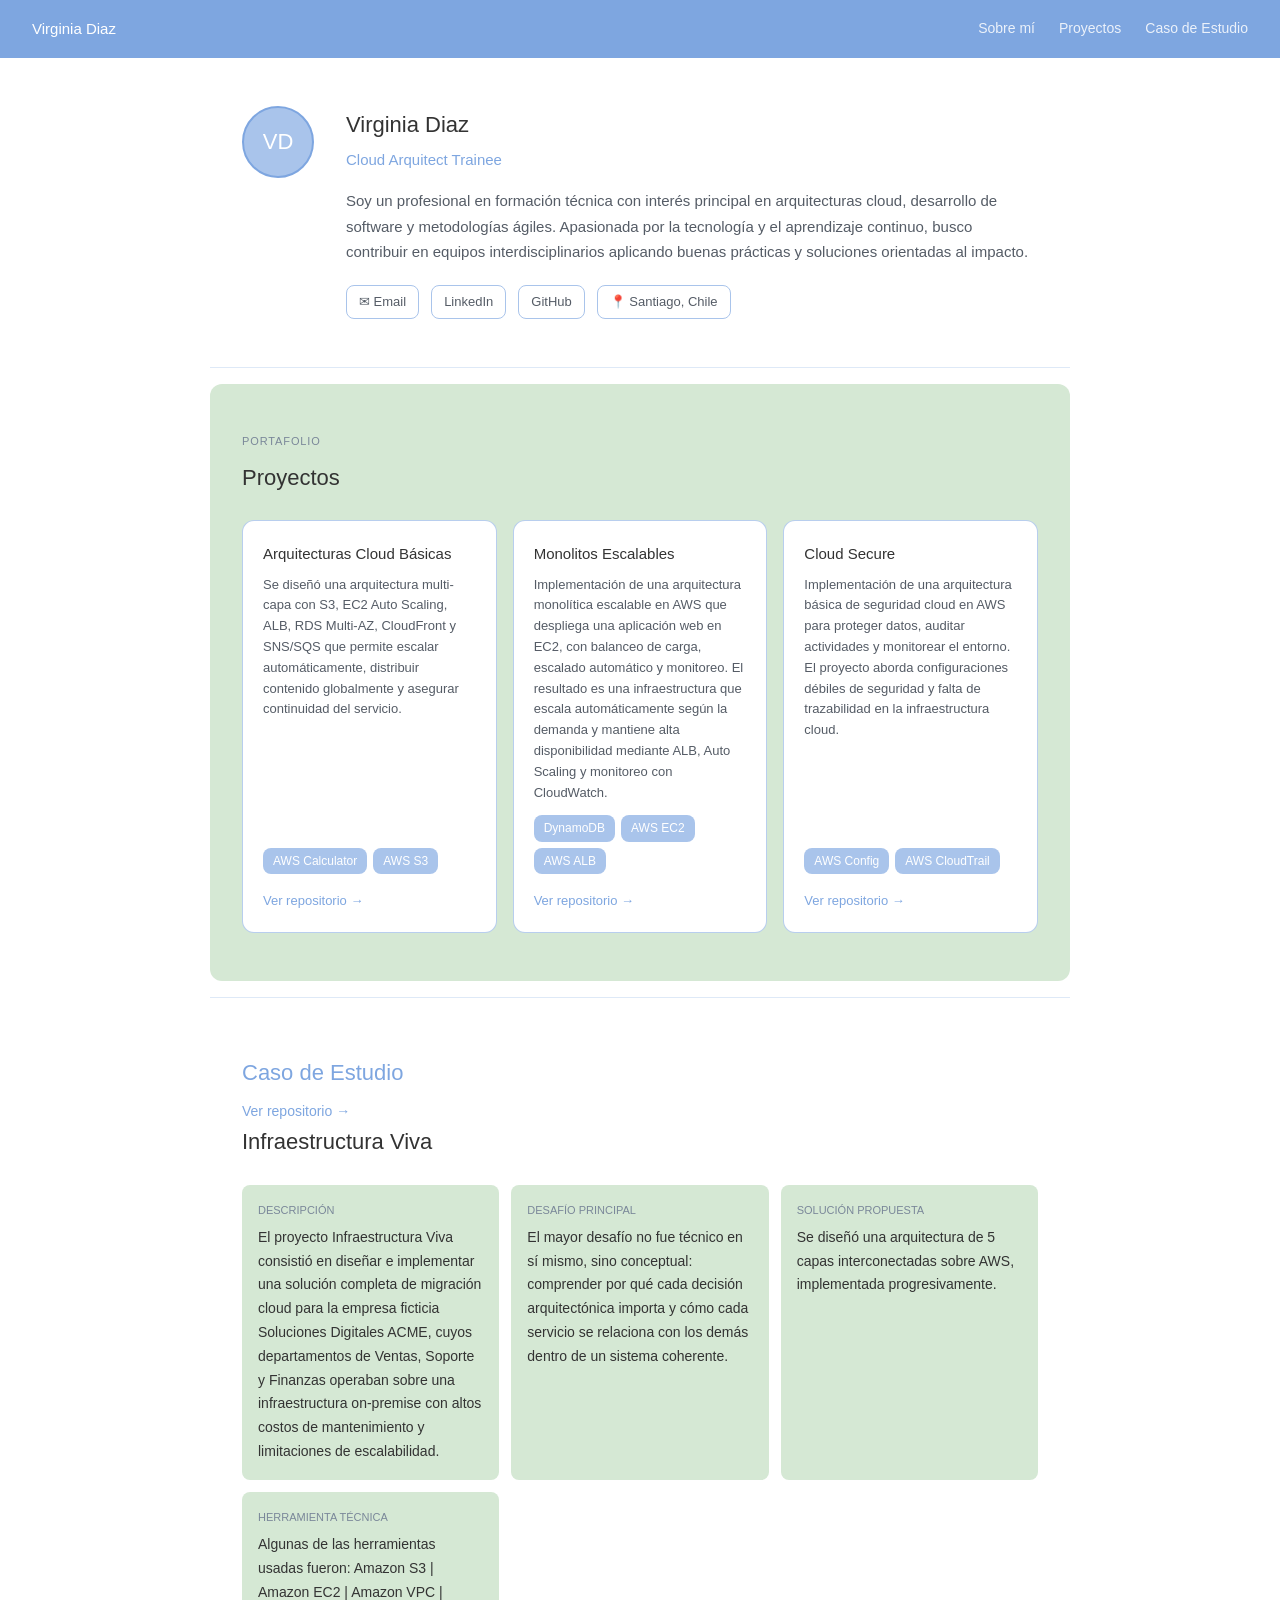
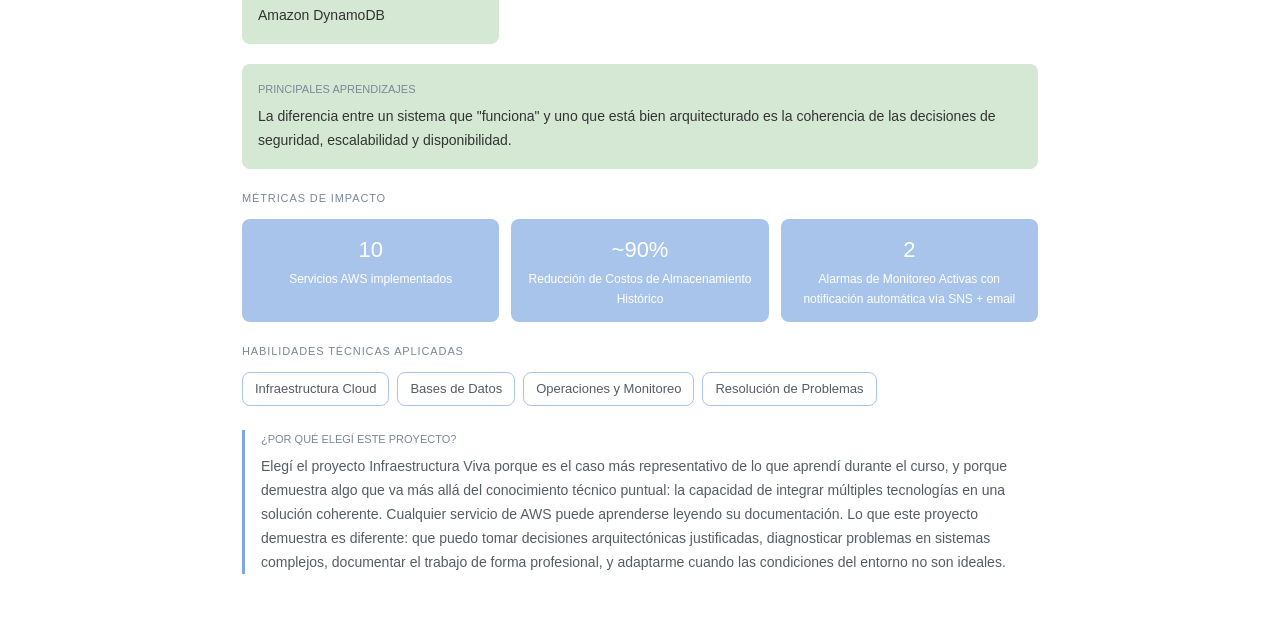
<file: index.html>
<!DOCTYPE html>
<html lang="es">
<head>
  <meta charset="UTF-8" />
  <meta name="viewport" content="width=device-width, initial-scale=1.0" />
  <title>Portafolio | Virginia Diaz</title>
  <link rel="stylesheet" href="style.css" />
</head>
<body>

<!-- ═══════════════ NAVBAR ═══════════════ -->
<nav>
  <span class="logo">Virginia Diaz</span>
  <div class="nav-links">
    <a href="#sobre-mi">Sobre mí</a>
    <a href="#proyectos">Proyectos</a>
    <a href="caso-de-estudio.html">Caso de Estudio</a>
  </div>
</nav>


<!-- ═══════════════ SOBRE MÍ ═══════════════ -->
<section id="sobre-mi">
  <div class="hero">

    <div class="avatar">VD</div>

    <div>
      <!-- Nombre, rol, bio -->
      <p class="hero-name">Virginia Diaz</p>
      <p class="hero-role">Cloud Arquitect Trainee</p>
      <p class="hero-bio">
        Soy un profesional en formación técnica con interés principal en arquitecturas cloud,
        desarrollo de software y metodologías ágiles. Apasionada por la tecnología y el aprendizaje
        continuo, busco contribuir en equipos interdisciplinarios aplicando buenas prácticas
        y soluciones orientadas al impacto.
      </p>

      <!-- Links y datos de contacto -->
      <div class="contact-row">
        <a class="contact-chip" href="mailto:virgidiaz25@gmail.com">
        ✉ Email
        </a>
        <a class="contact-chip" href="https://linkedin.com/in/virginia-d-895290165" target="_blank">LinkedIn</a>
        <a class="contact-chip" href="https://github.com/vazaid" target="_blank">GitHub</a>
        <span class="contact-chip">📍 Santiago, Chile</span>
      </div>
    </div>
  </div>
</section>

<hr>


<!-- ═══════════════ PROYECTOS ═══════════════ -->
<section id="proyectos">
  <p class="section-label">Portafolio</p>
  <p class="section-title">Proyectos</p>

  <div class="projects-grid">

    <!-- PROYECTO 1 -->
    <div class="project-card">
      <p class="project-name">Arquitecturas Cloud Básicas</p>
      <p class="project-desc">
       Se diseñó una arquitectura multi-capa con S3, EC2 Auto Scaling, 
       ALB, RDS Multi-AZ, CloudFront y SNS/SQS que permite escalar automáticamente, 
       distribuir contenido globalmente y asegurar continuidad del servicio.
      </p>
      <div class="tech-row">
        <span class="tech-badge">AWS Calculator</span>
        <span class="tech-badge">AWS S3</span>
      </div>
      <a class="project-link" href="https://github.com/vazaid/arquitecturas-cloud-basicas" target="_blank">Ver repositorio →</a>
    </div>

    <!-- PROYECTO 2 -->
    <div class="project-card">
      <p class="project-name">Monolitos Escalables</p>
      <p class="project-desc">
        Implementación de una arquitectura monolítica escalable en AWS que despliega una aplicación web en EC2, 
        con balanceo de carga, escalado automático y monitoreo.
        El resultado es una infraestructura que escala automáticamente según la demanda y mantiene alta 
        disponibilidad mediante ALB, Auto Scaling y monitoreo con CloudWatch.
      </p>
      <div class="tech-row">
        <span class="tech-badge">DynamoDB</span>
        <span class="tech-badge">AWS EC2</span>
        <span class="tech-badge">AWS ALB</span>
      </div>
      <a class="project-link" href="https://github.com/vazaid/monolitos-escalables" target="_blank">Ver repositorio →</a>
    </div>

    <!-- PROYECTO 3 -->
    <div class="project-card">
      <p class="project-name">Cloud Secure</p>
      <p class="project-desc">
        Implementación de una arquitectura básica de seguridad cloud en AWS para proteger datos, 
        auditar actividades y monitorear el entorno. El proyecto aborda configuraciones débiles de seguridad
        y falta de trazabilidad en la infraestructura cloud.
      </p>
      <div class="tech-row">
        <span class="tech-badge">AWS Config</span>
        <span class="tech-badge">AWS CloudTrail</span>
      </div>
      <a class="project-link" href="https://github.com/vazaid/cloud-secure" target="_blank">Ver repositorio →</a>
    </div>

  </div>
</section>

<hr>


<!-- ═══════════════ CASO DE ESTUDIO ═══════════════ -->
<section id="caso-estudio">
  <!--<p class="section-label">Caso de estudio destacado</p>-->
 <div class="project-links">
  <a class="project-link3" href="caso-de-estudio.html" target="_blank">
    Caso de Estudio
  </a>
  <a class="project-link2" href="https://github.com/vazaid/infraestructura-viva-acme" target="_blank">
    Ver repositorio →
  </a>
 </div>

  <p class="section-title">Infraestructura Viva</p>

  <div class="case-grid">
    <div class="case-item">
      <p class="case-item-label">Descripción</p>
      <p class="case-item-value">El proyecto Infraestructura Viva consistió en diseñar e implementar una solución completa de migración cloud para la empresa ficticia Soluciones Digitales ACME, cuyos departamentos de Ventas, Soporte y Finanzas operaban sobre una infraestructura on-premise con altos costos de mantenimiento y limitaciones de escalabilidad.</p>
    </div>
    <div class="case-item">
      <p class="case-item-label">Desafío principal</p>
      <p class="case-item-value">El mayor desafío no fue técnico en sí mismo, sino conceptual: comprender por qué cada decisión arquitectónica importa y cómo cada servicio se relaciona con los demás dentro de un sistema coherente.</p>
    </div>
    <div class="case-item">
      <p class="case-item-label">Solución propuesta</p>
      <p class="case-item-value">Se diseñó una arquitectura de 5 capas interconectadas sobre AWS, implementada progresivamente.</p>
    </div>
    <div class="case-item">
      <p class="case-item-label">Herramienta técnica</p>
      <p class="case-item-value"> Algunas de las herramientas usadas fueron: Amazon S3 | Amazon EC2 | Amazon VPC | Amazon DynamoDB</p>
    </div>
  </div>

  <!-- Punto 5: Aprendizajes -->
  <div class="case-grid">
    <div class="case-item" style="grid-column: 1 / -1;">
      <p class="case-item-label">Principales aprendizajes</p>
      <p class="case-item-value">La diferencia entre un sistema que "funciona" y uno que está bien arquitecturado es la coherencia de las decisiones de seguridad, escalabilidad y disponibilidad.</p>
    </div>
  </div>

  <!-- Punto 6: Métricas -->
  <p class="section-label" style="margin-bottom: 0.75rem; margin-top: 1.25rem;">Métricas de impacto</p>
  <div class="metrics-row">
    <div class="metric-card">
      <p class="metric-num">10</p>
      <p class="metric-label">Servicios AWS implementados</p>
    </div>
    <div class="metric-card">
      <p class="metric-num">~90%</p>
      <p class="metric-label">Reducción de Costos de Almacenamiento Histórico</p>
    </div>
    <div class="metric-card">
      <p class="metric-num">2</p>
      <p class="metric-label">Alarmas de Monitoreo Activas con notificación automática vía SNS + email</p>
    </div>
  </div>

  <!-- Punto 7: Habilidades -->
  <p class="section-label" style="margin-bottom: 0.75rem;">Habilidades técnicas aplicadas</p>
  <div class="skills-row">
    <span class="skill-tag">Infraestructura Cloud</span>
    <span class="skill-tag">Bases de Datos</span>
    <span class="skill-tag">Operaciones y Monitoreo</span>
    <span class="skill-tag">Resolución  de Problemas</span>
  </div>

  <!-- Punto 8: Justificación -->
  <div class="why-block">
    <p class="case-item-label" style="margin-bottom: 0.4rem;">¿Por qué elegí este proyecto?</p>
    <p class="case-item-value" style="font-size: 14px; line-height: 1.7; color: var(--text-secondary);">
      Elegí el proyecto Infraestructura Viva porque es el caso más representativo de lo que aprendí durante el curso, y porque demuestra algo que va más allá del conocimiento técnico puntual: la capacidad de integrar múltiples tecnologías en una solución coherente.
      Cualquier servicio de AWS puede aprenderse leyendo su documentación. Lo que este proyecto demuestra es diferente: que puedo tomar decisiones arquitectónicas justificadas, diagnosticar problemas en sistemas complejos, documentar el trabajo de forma profesional, y adaptarme cuando las condiciones del entorno no son ideales.
    </p>
  </div>

</section>


<!-- ═══════════════ FOOTER ══════════════�
</file>
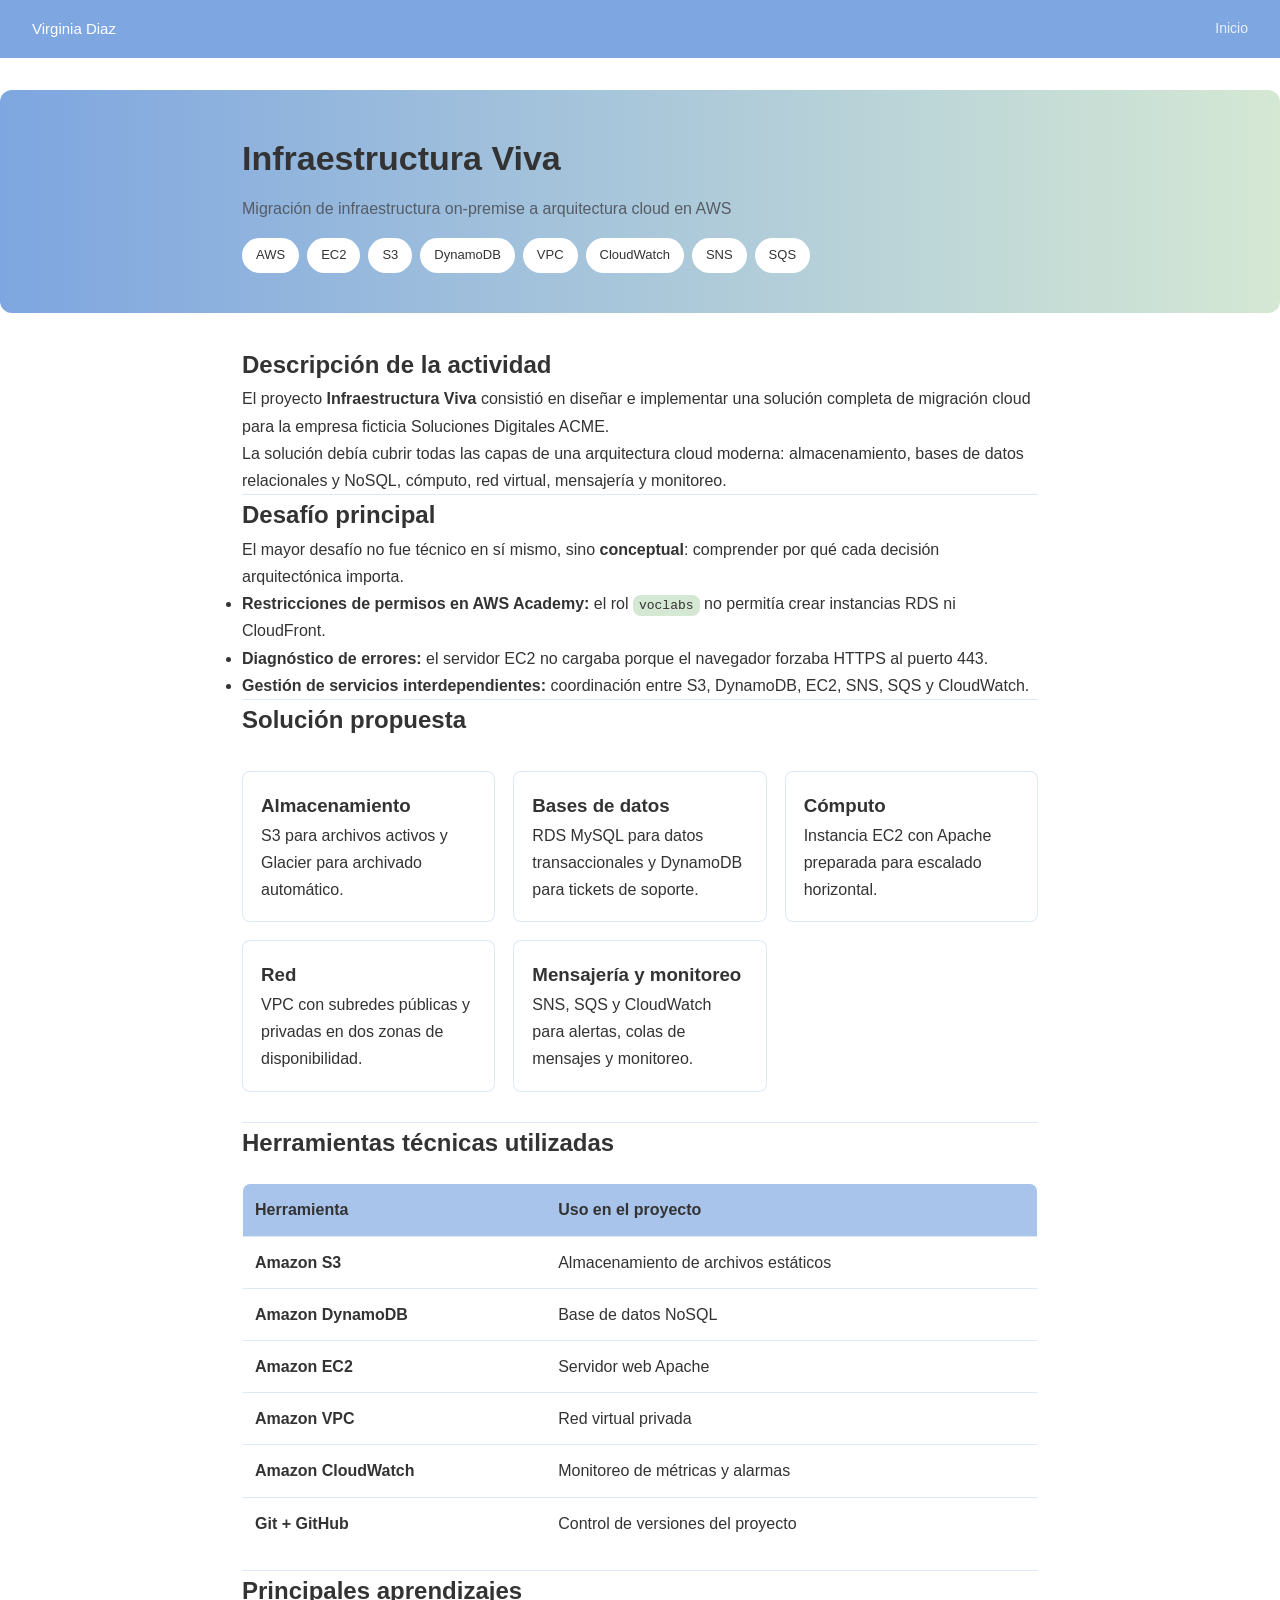
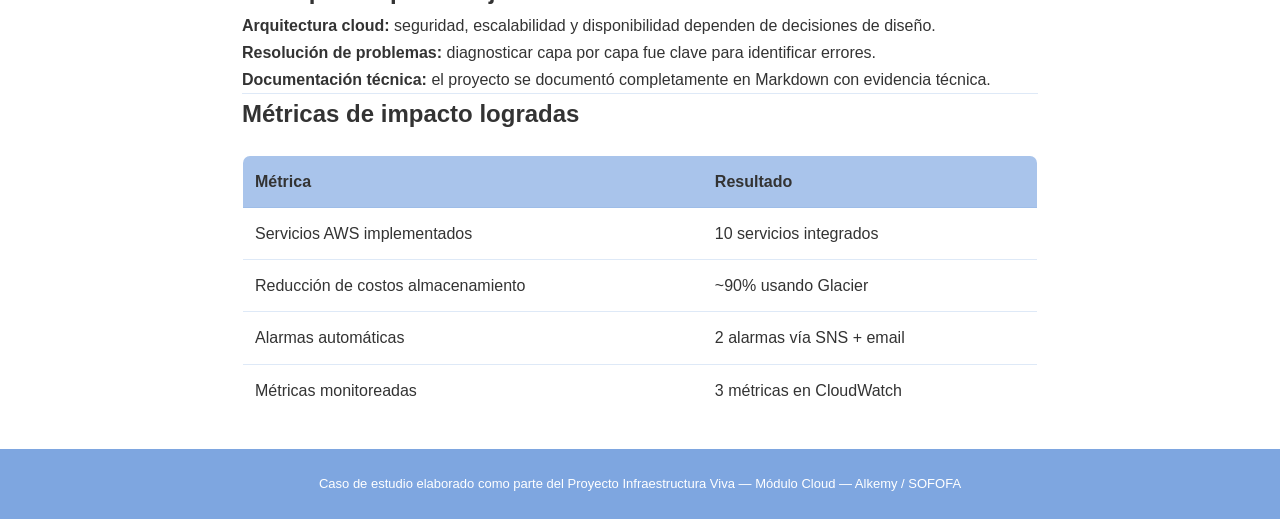
<file: caso-de-estudio.html>
<!DOCTYPE html>
<html lang="es">

<head>
<meta charset="UTF-8">
<title>Caso de Estudio — Infraestructura Viva</title>
<link rel="stylesheet" href="style.css">
</head>

<body>

<nav>
  <span class="logo">Virginia Diaz</span>
  <div class="nav-links">
    <a href="index.html">Inicio</a>
  </div>
</nav>

<header class="case-header-wrapper">
  <div class="container case-header">

    <h1 class="case-title">Infraestructura Viva</h1>
    <p class="case-subtitle">
      Migración de infraestructura on-premise a arquitectura cloud en AWS
    </p>

    <div class="tech-stack">
      <span class="tech-pill">AWS</span>
      <span class="tech-pill">EC2</span>
      <span class="tech-pill">S3</span>
      <span class="tech-pill">DynamoDB</span>
      <span class="tech-pill">VPC</span>
      <span class="tech-pill">CloudWatch</span>
      <span class="tech-pill">SNS</span>
      <span class="tech-pill">SQS</span>
    </div>

  </div>
</header>

<section class="container case-section">

<h2>Descripción de la actividad</h2>

<p>El proyecto <strong>Infraestructura Viva</strong> consistió en diseñar e implementar una solución completa de migración cloud para la empresa ficticia Soluciones Digitales ACME.</p>

<p>La solución debía cubrir todas las capas de una arquitectura cloud moderna: almacenamiento, bases de datos relacionales y NoSQL, cómputo, red virtual, mensajería y monitoreo.</p>

<hr>

<h2>Desafío principal</h2>

<p>El mayor desafío no fue técnico en sí mismo, sino <strong>conceptual</strong>: comprender por qué cada decisión arquitectónica importa.</p>

<ul>

<li>
<strong>Restricciones de permisos en AWS Academy:</strong>
el rol <code>voclabs</code> no permitía crear instancias RDS ni CloudFront.
</li>

<li>
<strong>Diagnóstico de errores:</strong>
el servidor EC2 no cargaba porque el navegador forzaba HTTPS al puerto 443.
</li>

<li>
<strong>Gestión de servicios interdependientes:</strong>
coordinación entre S3, DynamoDB, EC2, SNS, SQS y CloudWatch.
</li>

</ul>

<hr>

<h2>Solución propuesta</h2>

<div class="architecture">

<div class="arch-card">
<h3>Almacenamiento</h3>
<p>S3 para archivos activos y Glacier para archivado automático.</p>
</div>

<div class="arch-card">
<h3>Bases de datos</h3>
<p>RDS MySQL para datos transaccionales y DynamoDB para tickets de soporte.</p>
</div>

<div class="arch-card">
<h3>Cómputo</h3>
<p>Instancia EC2 con Apache preparada para escalado horizontal.</p>
</div>

<div class="arch-card">
<h3>Red</h3>
<p>VPC con subredes públicas y privadas en dos zonas de disponibilidad.</p>
</div>

<div class="arch-card">
<h3>Mensajería y monitoreo</h3>
<p>SNS, SQS y CloudWatch para alertas, colas de mensajes y monitoreo.</p>
</div>

</div>

<hr>

<h2>Herramientas técnicas utilizadas</h2>

<table>

<tr>
<th>Herramienta</th>
<th>Uso en el proyecto</th>
</tr>

<tr>
<td><strong>Amazon S3</strong></td>
<td>Almacenamiento de archivos estáticos</td>
</tr>

<tr>
<td><strong>Amazon DynamoDB</strong></td>
<td>Base de datos NoSQL</td>
</tr>

<tr>
<td><strong>Amazon EC2</strong></td>
<td>Servidor web Apache</td>
</tr>

<tr>
<td><strong>Amazon VPC</strong></td>
<td>Red virtual privada</td>
</tr>

<tr>
<td><strong>Amazon CloudWatch</strong></td>
<td>Monitoreo de métricas y alarmas</td>
</tr>

<tr>
<td><strong>Git + GitHub</strong></td>
<td>Control de versiones del proyecto</td>
</tr>

</table>

<hr>

<h2>Principales aprendizajes</h2>

<p><strong>Arquitectura cloud:</strong> seguridad, escalabilidad y disponibilidad dependen de decisiones de diseño.</p>

<p><strong>Resolución de problemas:</strong> diagnosticar capa por capa fue clave para identificar errores.</p>

<p><strong>Documentación técnica:</strong> el proyecto se documentó completamente en Markdown con evidencia técnica.</p>

<hr>

<h2>Métricas de impacto logradas</h2>

<table>

<tr>
<th>Métrica</th>
<th>Resultado</th>
</tr>

<tr>
<td>Servicios AWS implementados</td>
<td>10 servicios integrados</td>
</tr>

<tr>
<td>Reducción de costos almacenamiento</td>
<td>~90% usando Glacier</td>
</tr>

<tr>
<td>Alarmas automáticas</td>
<td>2 alarmas vía SNS + email</td>
</tr>

<tr>
<td>Métricas monitoreadas</td>
<td>3 métricas en CloudWatch</td>
</tr>

</table>

</section>

<footer>

Caso de estudio elaborado como parte del Proyecto Infraestructura Viva — Módulo Cloud — Alkemy / SOFOFA

</footer>

</body>
</html>
</file>
<file: style.css>
/* ══════════════════════════════════════════
   VARIABLES / PALETA
   ══════════════════════════════════════════ */

:root {
  --green-light : #D5E8D4;
  --blue-mid    : #7EA6E0;
  --white       : #FFFFFF;
  --blue-light  : #A9C4EB;
  --text        : #333333;
  --text-secondary : #555c66;
  --text-muted     : #7a8799;
  --border      : rgba(126, 166, 224, 0.25);
  --border-hover: rgba(126, 166, 224, 0.55);
  --radius-md   : 8px;
  --radius-lg   : 12px;
}

/* ══════════════════════════════════════════
   RESET / BASE
   ══════════════════════════════════════════ */

*, *::before, *::after {
  margin:0;
  padding:0;
  box-sizing:border-box;
}

body {
  font-family:-apple-system,BlinkMacSystemFont,"Segoe UI",Roboto,sans-serif;
  color:var(--text);
  background:var(--white);
  line-height:1.7;
}

/* ── Contenedor central reutilizable ── */
.container {
  max-width: 860px;
  margin: 0 auto;
  padding: 0 2rem;
}

/* ══════════════════════════════════════════
   NAV
   ══════════════════════════════════════════ */

nav{
  display:flex;
  align-items:center;
  justify-content:space-between;
  padding:1rem 2rem;
  background:var(--blue-mid);
  position:sticky;
  top:0;
  z-index:10;
}

.logo{
  font-size:15px;
  font-weight:500;
  color:var(--white);
}

.nav-links{
  display:flex;
  gap:1.5rem;
}

.nav-links a{
  font-size:14px;
  color:var(--white);
  text-decoration:none;
  opacity:0.85;
  transition:opacity 0.2s;
}

.nav-links a:hover{
  opacity:1;
}

/* ══════════════════════════════════════════
   SECTIONS
   ══════════════════════════════════════════ */

section{
  padding:3rem 2rem;
  max-width:860px;
  margin:0 auto;
}

#sobre-mi{ background:var(--white); }

#proyectos{
  background:var(--green-light);
  border-radius:var(--radius-lg);
  margin-top:1rem;
  margin-bottom:1rem;
}

#caso-estudio{ background:var(--white); }

hr{
  border:none;
  border-top:1px solid var(--border);
  max-width:860px;
  margin:0 auto;
}

.section-label{
  font-size:11px;
  font-weight:500;
  letter-spacing:0.08em;
  color:var(--text-muted);
  text-transform:uppercase;
  margin-bottom:0.5rem;
}

.section-title{
  font-size:22px;
  font-weight:500;
  margin-bottom:1.5rem;
}

/* ══════════════════════════════════════════
   HERO / SOBRE MI
   ══════════════════════════════════════════ */

.hero{
  display:flex;
  gap:2rem;
  align-items:flex-start;
}

.avatar{
  width:72px;
  height:72px;
  border-radius:50%;
  flex-shrink:0;
  background:var(--blue-light);
  border:2px solid var(--blue-mid);
  display:flex;
  align-items:center;
  justify-content:center;
  font-size:22px;
  font-weight:500;
  color:var(--white);
}

.hero-name{
  font-size:22px;
  font-weight:500;
  margin-bottom:0.25rem;
}

.hero-role{
  font-size:15px;
  color:var(--blue-mid);
  font-weight:500;
  margin-bottom:1rem;
}

.hero-bio{
  font-size:15px;
  color:var(--text-secondary);
  margin-bottom:1.25rem;
}

/* CONTACT CHIPS */

.contact-row{
  display:flex;
  flex-wrap:wrap;
  gap:0.75rem;
}

.contact-chip{
  font-size:13px;
  padding:5px 12px;
  border:1px solid var(--blue-light);
  border-radius:var(--radius-md);
  color:var(--text-secondary);
  text-decoration:none;
  background:var(--white);
  transition:0.2s;
}

.contact-chip:hover{
  background:var(--blue-light);
  color:var(--white);
}

/* ══════════════════════════════════════════
   PROYECTOS
   ══════════════════════════════════════════ */

.projects-grid{
  display:grid;
  grid-template-columns:repeat(auto-fit,minmax(240px,1fr));
  gap:1rem;
}

.project-card{
  background:var(--white);
  border:1px solid var(--border-hover);
  border-radius:var(--radius-lg);
  padding:1.25rem;
  display:flex;
  flex-direction:column;
  gap:0.5rem;
  transition:0.2s;
}

.project-card:hover{
  border-color:var(--blue-mid);
  box-shadow:0 2px 12px rgba(126,166,224,0.18);
}

.project-name{
  font-size:15px;
  font-weight:500;
}

.project-desc{
  font-size:13px;
  color:var(--text-secondary);
  line-height:1.6;
  flex:1;
}

/* TECH BADGES */

.tech-row{
  display:flex;
  flex-wrap:wrap;
  gap:6px;
  margin-top:0.25rem;
}

.tech-badge{
  font-size:12px;
  padding:3px 10px;
  background:var(--blue-light);
  border-radius:var(--radius-md);
  color:var(--white);
  font-weight:500;
}

.project-link{
  font-size:13px;
  color:var(--blue-mid);
  text-decoration:none;
  margin-top:0.5rem;
}

.project-link2 {
  font-size:14px;
  color:var(--blue-mid);
  text-decoration:none;
  margin-top:0.5rem;
  display: flex;
  flex-direction: column;
  gap: 6px;
}

.project-link3 {
  font-size:22px;
  color:var(--blue-mid);
  text-decoration:none;
  margin-top:0.5rem;
  display: flex;
  flex-direction: column;
  gap: 6px;
}

.project-link:hover{
  text-decoration:underline;
}

/* ══════════════════════════════════════════
   CASO DE ESTUDIO (PORTFOLIO PAGE)
   ══════════════════════════════════════════ */

.case-grid{
  display:grid;
  grid-template-columns:repeat(auto-fit,minmax(200px,1fr));
  gap:0.75rem;
  margin-bottom:1.25rem;
}

.case-item{
  background:var(--green-light);
  border-radius:var(--radius-md);
  padding:1rem;
}

.case-item-label{
  font-size:11px;
  color:var(--text-muted);
  text-transform:uppercase;
  margin-bottom:0.4rem;
}

.case-item-value{
  font-size:14px;
}

/* METRICS */

.metrics-row{
  display:flex;
  flex-wrap:wrap;
  gap:0.75rem;
  margin-bottom:1.25rem;
}

.metric-card{
  background:var(--blue-light);
  border-radius:var(--radius-md);
  padding:0.75rem 1rem;
  text-align:center;
  flex:1;
}

.metric-num{
  font-size:22px;
  font-weight:500;
  color:var(--white);
}

.metric-label{
  font-size:12px;
  color:var(--white);
}

/* SKILLS */

.skills-row{
  display:flex;
  flex-wrap:wrap;
  gap:8px;
  margin-bottom:1.5rem;
}

.skill-tag{
  font-size:13px;
  padding:5px 12px;
  border:1px solid var(--blue-light);
  border-radius:var(--radius-md);
  background:var(--white);
  color:var(--text-secondary);
}

.why-block{
  border-left:3px solid var(--blue-mid);
  padding-left:1rem;
}

/* ══════════════════════════════════════════
   CASO DE ESTUDIO (PÁGINA DETALLADA)
   ══════════════════════════════════════════ */

/* ═══════════════════════════════════
   CASE STUDY HEADER
   ═══════════════════════════════════ */

.case-header-wrapper {
  background: linear-gradient(90deg, var(--blue-mid), var(--green-light));
  border-radius: var(--radius-lg);
  margin: 2rem auto;
}

.case-header {
  padding: 2.5rem 2rem;
}

.case-title {
  font-size: 34px;
  font-weight: 600;
  margin-bottom: 0.5rem;
}

.case-subtitle {
  font-size: 16px;
  color: var(--text-secondary);
  margin-bottom: 1rem;
}

/* tech badges del header */
.tech-stack {
  display: flex;
  flex-wrap: wrap;
  gap: 0.5rem;
}

.tech-pill {
  font-size: 13px;
  padding: 6px 14px;
  border-radius: 999px;
  background: var(--white);
  color: var(--text);
}

/* ARCHITECTURE CARDS */

.architecture{
  display:grid;
  grid-template-columns:repeat(auto-fit,minmax(220px,1fr));
  gap:18px;
  margin:30px 0;
}

.arch-card{
  border:1px solid var(--border);
  border-radius:var(--radius-md);
  padding:18px;
  background:var(--white);
  transition:0.2s;
}

.arch-card:hover{
  border-color:var(--border-hover);
  transform:translateY(-3px);
}

/* TABLES */

table{
  width:100%;
  border-collapse:collapse;
  margin:20px 0;
  border:1px solid var(--border);
  border-radius:var(--radius-md);
  overflow:hidden;
}

th{
  background:var(--blue-light);
  text-align:left;
  padding:12px;
}

td{
  padding:12px;
  border-top:1px solid var(--border);
}

/* CODE */

code{
  background:var(--green-light);
  padding:3px 6px;
  border-radius:var(--radius-md);
}

/* ══════════════════════════════════════════
   FOOTER
   ══════════════════════════════════════════ */

footer{
  text-align:center;
  padding:1.5rem 2rem;
  font-size:13px;
  color:var(--white);
  background:var(--blue-mid);
  margin-top:2rem;
}

/* ══════════════════════════════════════════
   RESPONSIVE
   ══════════════════════════════════════════ */

@media (max-width:600px){

nav{
  flex-direction:column;
  gap:0.75rem;
  padding:1rem;
}

.hero{
  flex-direction:column;
}

section{
  padding:2rem 1.25rem;
}

.projects-grid{
  grid-template-columns:1fr;
}

.case-grid{
  grid-template-columns:1fr;
}

.metrics-row{
  flex-direction:column;
}

}
</file>
